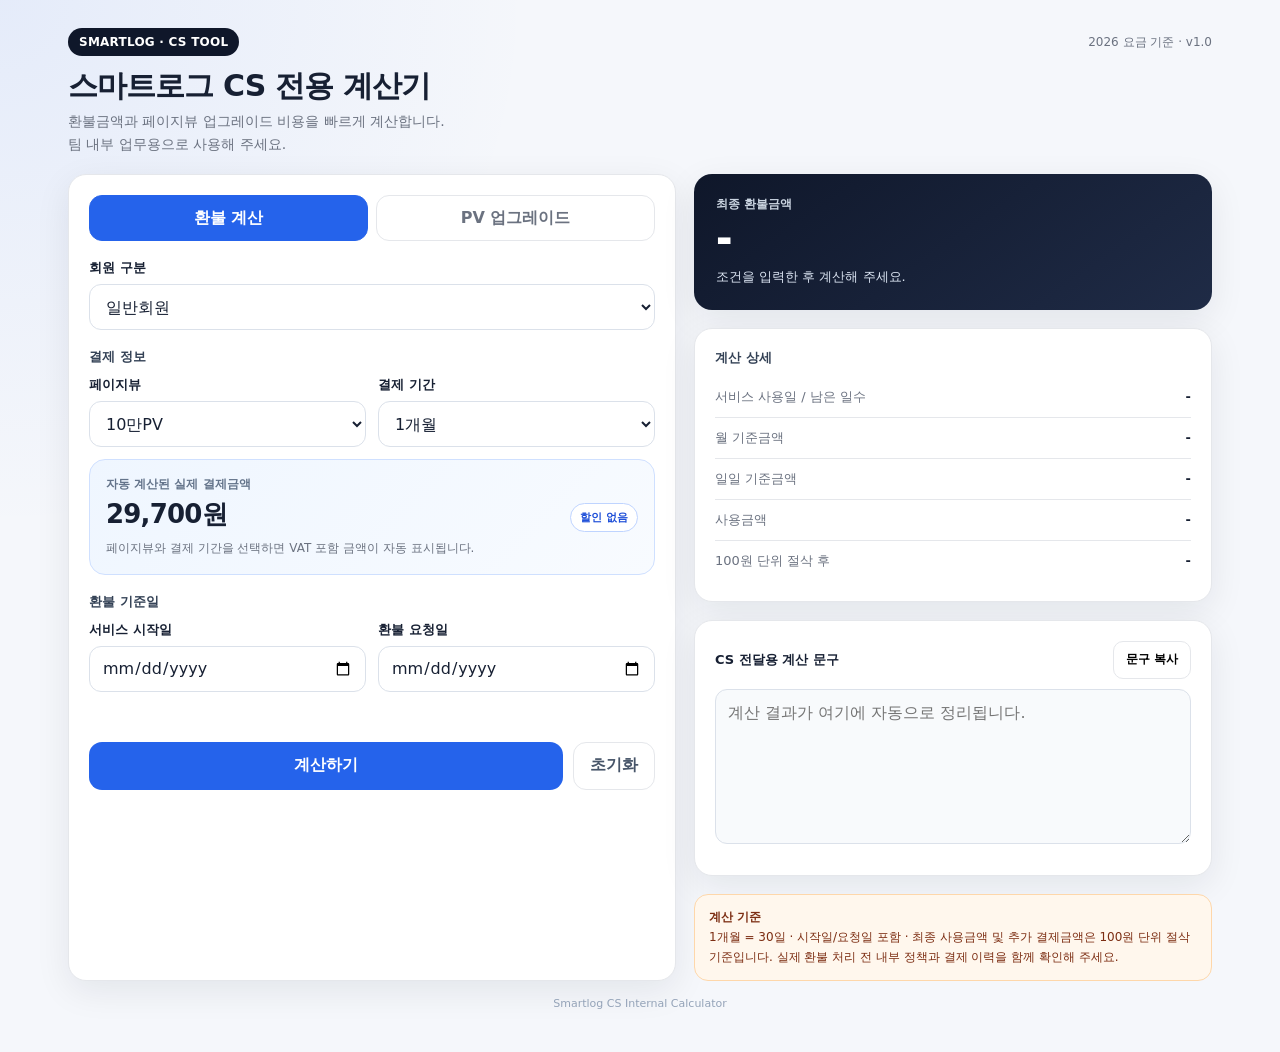
<file: smartlog_cs_calculator.html>
<!doctype html>
<html lang="ko">
<head>
  <meta charset="utf-8" />
  <meta name="viewport" content="width=device-width, initial-scale=1" />
  <title>스마트로그 CS 전용 계산기</title>
  <style>
    :root{
      --bg:#f5f7fb;
      --panel:#ffffff;
      --panel-soft:#f8fafc;
      --text:#172033;
      --muted:#6b7280;
      --line:#e5e7eb;
      --primary:#2563eb;
      --primary-2:#1d4ed8;
      --primary-soft:#eff6ff;
      --success:#047857;
      --danger:#b91c1c;
      --shadow:0 10px 35px rgba(15,23,42,.08);
      --radius:18px;
    }
    *{box-sizing:border-box}
    body{
      margin:0;
      font-family:Inter, Pretendard, "Noto Sans KR", system-ui, -apple-system, BlinkMacSystemFont, "Segoe UI", sans-serif;
      background:
        radial-gradient(circle at top left, rgba(37,99,235,.08), transparent 32%),
        var(--bg);
      color:var(--text);
    }
    button,input,select,textarea{font:inherit}
    .wrap{max-width:1180px;margin:0 auto;padding:28px 18px 42px}
    .hero{
      display:flex;justify-content:space-between;align-items:flex-start;gap:20px;
      margin-bottom:18px
    }
    .brand-badge{
      display:inline-flex;align-items:center;gap:8px;
      background:#0f172a;color:#fff;border-radius:999px;
      padding:7px 11px;font-size:12px;font-weight:800;letter-spacing:.02em
    }
    h1{margin:12px 0 6px;font-size:30px;line-height:1.2;letter-spacing:-.03em}
    .hero p{margin:0;color:var(--muted);font-size:14px;line-height:1.65}
    .version{color:var(--muted);font-size:12px;white-space:nowrap;padding-top:6px}
    .layout{display:grid;grid-template-columns:minmax(0,1.08fr) minmax(340px,.92fr);gap:18px}
    .card{
      background:var(--panel);border:1px solid var(--line);border-radius:var(--radius);
      box-shadow:var(--shadow);padding:20px
    }
    .tabs{display:grid;grid-template-columns:1fr 1fr;gap:8px;margin-bottom:18px}
    .tab{
      border:1px solid var(--line);background:#fff;color:var(--muted);
      min-height:46px;border-radius:13px;font-weight:800;cursor:pointer
    }
    .tab.active{background:var(--primary);border-color:var(--primary);color:#fff}
    .section-title{font-size:13px;font-weight:900;color:#334155;margin:18px 0 10px}
    .grid2{display:grid;grid-template-columns:repeat(2,minmax(0,1fr));gap:12px}
    .field label{display:block;font-size:13px;font-weight:800;margin-bottom:7px}
    select,input,textarea{
      width:100%;border:1px solid #dbe1ea;border-radius:12px;background:#fff;color:var(--text);
      min-height:46px;padding:10px 12px;outline:none;transition:.16s border-color,.16s box-shadow
    }
    select:focus,input:focus,textarea:focus{
      border-color:#93b4ff;box-shadow:0 0 0 4px rgba(37,99,235,.09)
    }
    .auto-price{
      margin-top:12px;background:linear-gradient(135deg,#eff6ff,#f8fbff);
      border:1px solid #cfe0ff;border-radius:16px;padding:16px
    }
    .auto-row{display:flex;align-items:flex-end;justify-content:space-between;gap:12px}
    .auto-label{font-size:12px;color:#64748b;font-weight:800}
    .auto-value{font-size:26px;font-weight:900;letter-spacing:-.03em;margin-top:4px}
    .chip{
      display:inline-flex;align-items:center;justify-content:center;
      border:1px solid #bfd4ff;background:#fff;color:var(--primary-2);
      border-radius:999px;padding:6px 9px;font-size:11px;font-weight:900;white-space:nowrap
    }
    .helper{font-size:12px;color:var(--muted);line-height:1.55;margin-top:7px}
    .actions{display:flex;gap:10px;margin-top:18px}
    .btn{
      border:0;border-radius:13px;min-height:48px;padding:0 16px;font-weight:900;cursor:pointer
    }
    .btn.primary{flex:1;background:var(--primary);color:#fff}
    .btn.primary:hover{background:var(--primary-2)}
    .btn.ghost{background:#fff;border:1px solid var(--line);color:#475569}
    .validation{min-height:22px;margin-top:10px;font-size:13px;color:var(--danger);font-weight:700}
    .result-hero{
      background:linear-gradient(145deg,#0f172a,#1f2b46);color:#fff;border-radius:18px;padding:22px;
      box-shadow:var(--shadow)
    }
    .result-hero .eyebrow{font-size:12px;color:#cbd5e1;font-weight:800}
    .result-main{font-size:36px;font-weight:950;letter-spacing:-.04em;margin:6px 0 7px;word-break:break-word}
    .result-note{font-size:13px;color:#dbe4f2;line-height:1.6}
    .details{margin:0}
    .details .row{
      display:flex;align-items:center;justify-content:space-between;gap:18px;
      padding:11px 0;border-bottom:1px solid var(--line);font-size:13px
    }
    .details .row:last-child{border-bottom:0}
    .details dt{color:var(--muted)}
    .details dd{margin:0;font-weight:850;text-align:right}
    .copy-card{margin-top:18px}
    .copy-top{display:flex;justify-content:space-between;align-items:center;gap:12px;margin-bottom:10px}
    .copy-title{font-size:13px;font-weight:900}
    .copy-btn{
      border:1px solid var(--line);background:#fff;border-radius:10px;
      min-height:38px;padding:0 12px;font-size:12px;font-weight:900;cursor:pointer
    }
    textarea{resize:vertical;min-height:155px;line-height:1.65;background:var(--panel-soft)}
    .notice{
      margin-top:18px;border-radius:14px;background:#fff7ed;border:1px solid #fed7aa;
      padding:13px 14px;font-size:12px;line-height:1.65;color:#7c2d12
    }
    .hidden{display:none!important}
    .footer{
      margin-top:16px;text-align:center;color:#94a3b8;font-size:11px
    }
    @media (max-width:860px){
      .layout{grid-template-columns:1fr}
      .hero{display:block}
      .version{margin-top:10px}
    }
    @media (max-width:560px){
      .wrap{padding:18px 12px 30px}
      .card{padding:15px;border-radius:15px}
      .grid2{grid-template-columns:1fr}
      h1{font-size:25px}
      .result-main{font-size:31px}
      .auto-row{align-items:flex-start;flex-direction:column}
      .actions{flex-direction:column}
      .btn{width:100%}
    }
  </style>
</head>
<body>
<div class="wrap">
  <header class="hero">
    <div>
      <span class="brand-badge">SMARTLOG · CS TOOL</span>
      <h1>스마트로그 CS 전용 계산기</h1>
      <p>환불금액과 페이지뷰 업그레이드 비용을 빠르게 계산합니다.<br>팀 내부 업무용으로 사용해 주세요.</p>
    </div>
    <div class="version">2026 요금 기준 · v1.0</div>
  </header>

  <main class="layout">
    <section class="card">
      <div class="tabs">
        <button type="button" id="tab-refund" class="tab active">환불 계산</button>
        <button type="button" id="tab-upgrade" class="tab">PV 업그레이드</button>
      </div>

      <form id="calc-form">
        <div class="field">
          <label for="member">회원 구분</label>
          <select id="member">
            <option value="general">일반회원</option>
            <option value="partner">일반 파트너회원</option>
          </select>
        </div>

        <div id="refund-fields">
          <div class="section-title">결제 정보</div>
          <div class="grid2">
            <div class="field">
              <label for="refund-pv">페이지뷰</label>
              <select id="refund-pv"></select>
            </div>

            <div id="general-month-wrap" class="field">
              <label for="general-months">결제 기간</label>
              <select id="general-months">
                <option value="1">1개월</option>
                <option value="3">3개월</option>
                <option value="6">6개월 · 10% 할인</option>
                <option value="12">12개월 · 20% 할인</option>
                <option value="24">24개월 · 30% 할인</option>
              </select>
            </div>
          </div>

          <div id="general-price-box" class="auto-price">
            <div class="auto-row">
              <div>
                <div class="auto-label">자동 계산된 실제 결제금액</div>
                <div id="general-total" class="auto-value">-</div>
              </div>
              <div id="general-discount-badge" class="chip">할인 없음</div>
            </div>
            <div class="helper">페이지뷰와 결제 기간을 선택하면 VAT 포함 금액이 자동 표시됩니다.</div>
          </div>

          <div id="partner-refund-options" class="hidden">
            <div class="section-title">파트너 조건</div>
            <div class="grid2">
              <div class="field">
                <label for="discount">파트너 할인율</label>
                <select id="discount">
                  <option value="25">25%</option>
                  <option value="30">30%</option>
                  <option value="42.5">42.5%</option>
                </select>
              </div>
              <div class="field">
                <label for="months">결제 기간</label>
                <select id="months">
                  <option value="3">3개월</option>
                  <option value="6">6개월</option>
                  <option value="12">12개월</option>
                </select>
              </div>
            </div>
          </div>

          <div id="partner-price-box" class="auto-price hidden">
            <div class="auto-label">자동 계산된 파트너 실제 결제금액</div>
            <div id="partner-total" class="auto-value">-</div>
            <div class="helper">선택한 페이지뷰 · 할인율 · 결제 기간 기준입니다.</div>
          </div>

          <div class="section-title">환불 기준일</div>
          <div class="grid2">
            <div class="field">
              <label for="start-date">서비스 시작일</label>
              <input id="start-date" type="date">
            </div>
            <div class="field">
              <label for="refund-date">환불 요청일</label>
              <input id="refund-date" type="date">
            </div>
          </div>
        </div>

        <div id="upgrade-fields" class="hidden">
          <div class="section-title">PV 변경 정보</div>
          <div class="grid2">
            <div class="field">
              <label for="current-pv">현재 PV</label>
              <select id="current-pv"></select>
            </div>
            <div class="field">
              <label for="target-pv">업그레이드 PV</label>
              <select id="target-pv"></select>
            </div>
          </div>

          <div id="upgrade-partner-options" class="field hidden" style="margin-top:12px">
            <label for="upgrade-discount">파트너 할인율</label>
            <select id="upgrade-discount">
              <option value="25">25%</option>
              <option value="30">30%</option>
              <option value="42.5">42.5%</option>
            </select>
          </div>

          <div class="section-title">업그레이드 기준일</div>
          <div class="grid2">
            <div class="field">
              <label for="request-date">업그레이드 요청일</label>
              <input id="request-date" type="date">
            </div>
            <div class="field">
              <label for="end-date">기존 만기일</label>
              <input id="end-date" type="date">
            </div>
          </div>
        </div>

        <div id="validation" class="validation" aria-live="polite"></div>

        <div class="actions">
          <button type="submit" class="btn primary">계산하기</button>
          <button type="button" id="reset-btn" class="btn ghost">초기화</button>
        </div>
      </form>
    </section>

    <section>
      <div class="result-hero">
        <div id="result-label" class="eyebrow">최종 환불금액</div>
        <div id="main-result" class="result-main">-</div>
        <div id="result-note" class="result-note">조건을 입력한 후 계산해 주세요.</div>
      </div>

      <div class="card" style="margin-top:18px">
        <div class="section-title" style="margin-top:0">계산 상세</div>
        <dl class="details">
          <div class="row"><dt>서비스 사용일 / 남은 일수</dt><dd id="d-days">-</dd></div>
          <div class="row"><dt>월 기준금액</dt><dd id="d-monthly">-</dd></div>
          <div class="row"><dt>일일 기준금액</dt><dd id="d-daily">-</dd></div>
          <div class="row"><dt id="d-work-label">사용금액</dt><dd id="d-work">-</dd></div>
          <div class="row"><dt>100원 단위 절삭 후</dt><dd id="d-floor">-</dd></div>
        </dl>
      </div>

      <div class="card copy-card">
        <div class="copy-top">
          <div class="copy-title">CS 전달용 계산 문구</div>
          <button type="button" id="copy-btn" class="copy-btn">문구 복사</button>
        </div>
        <textarea id="cs-text" readonly placeholder="계산 결과가 여기에 자동으로 정리됩니다."></textarea>
        <div id="copy-status" class="helper" aria-live="polite"></div>
      </div>

      <div class="notice">
        <strong>계산 기준</strong><br>
        1개월 = 30일 · 시작일/요청일 포함 · 최종 사용금액 및 추가 결제금액은 100원 단위 절삭 기준입니다.
        실제 환불 처리 전 내부 정책과 결제 이력을 함께 확인해 주세요.
      </div>
    </section>
  </main>

  <div class="footer">Smartlog CS Internal Calculator</div>
</div>

<script>
(() => {
  const $ = s => document.querySelector(s);
  let mode = 'refund';

  const generalPvs = [10,20,30,40,50,60,70,80,90,100,110,120,130,140,150,160,170,180,190,200,250,300];
  const partnerPvs = [10,20,30,40,50,60,70,80,90,100];

  const money = n => Number.isFinite(n) ? Math.round(n).toLocaleString('ko-KR') + '원' : '-';
  const floor100 = n => Math.floor((n + 0.000001) / 100) * 100;
  const refundMonthly = pv => 18700 + (1100 * pv);
  const generalMonthlyNet = pv => 17000 + (1000 * pv);
  const labelPv = pv => pv + '만PV';

  const generalDiscount = months => {
    if (months === 6) return 0.10;
    if (months === 12) return 0.20;
    if (months === 24) return 0.30;
    return 0;
  };

  function generalTotal(){
    const pv = Number($('#refund-pv').value);
    const months = Number($('#general-months').value);
    if (pv >= 300 && months !== 1) return null;
    return floor100(generalMonthlyNet(pv) * months * (1 - generalDiscount(months)) * 1.1);
  }

  function partnerTotal(){
    const pv = Number($('#refund-pv').value);
    const discount = Number($('#discount').value);
    const months = Number($('#months').value);
    return floor100(refundMonthly(pv) * (1 - discount / 100) * months);
  }

  function dateUTC(value){
    if (!value) return null;
    const [y,m,d] = value.split('-').map(Number);
    return new Date(Date.UTC(y,m-1,d));
  }

  function daysInclusive(a,b){
    return Math.floor((b-a)/86400000)+1;
  }

  function fillSelect(el, values, preferred){
    const old = Number(el.value);
    el.innerHTML = '';
    values.forEach(v => {
      const o = document.createElement('option');
      o.value = String(v);
      o.textContent = labelPv(v);
      el.appendChild(o);
    });
    const selected = values.includes(old) ? old : (values.includes(preferred) ? preferred : values[0]);
    el.value = String(selected);
  }

  function updateGeneralMonthAvailability(){
    const pv = Number($('#refund-pv').value);
    const sel = $('#general-months');
    [...sel.options].forEach(o => {
      o.disabled = pv >= 300 && Number(o.value) !== 1;
    });
    if (pv >= 300) sel.value = '1';
  }

  function updatePrices(){
    if ($('#member').value === 'general'){
      updateGeneralMonthAvailability();
      const total = generalTotal();
      const months = Number($('#general-months').value);
      const discount = generalDiscount(months);
      $('#general-total').textContent = total === null ? '1개월만 이용 가능' : money(total);
      $('#general-discount-badge').textContent = discount ? Math.round(discount * 100) + '% 할인' : '할인 없음';
    } else {
      $('#partner-total').textContent = money(partnerTotal());
    }
  }

  function updatePvOptions(){
    const partner = $('#member').value === 'partner';
    fillSelect($('#refund-pv'), partner ? partnerPvs : generalPvs, 10);
    fillSelect($('#current-pv'), partner ? partnerPvs : generalPvs.filter(v => v <= 200), 10);
    const cur = Number($('#current-pv').value) || 10;
    const targets = (partner ? partnerPvs : generalPvs).filter(v => v > cur);
    fillSelect($('#target-pv'), targets.length ? targets : [cur], 20);
    updatePrices();
  }

  function clearResults(){
    $('#main-result').textContent = '-';
    $('#result-note').textContent = '조건을 입력한 후 계산해 주세요.';
    ['#d-days','#d-monthly','#d-daily','#d-work','#d-floor'].forEach(s => $(s).textContent = '-');
    $('#cs-text').value = '';
    $('#validation').textContent = '';
    $('#copy-status').textContent = '';
  }

  function syncUI(){
    const partner = $('#member').value === 'partner';

    $('#refund-fields').classList.toggle('hidden', mode !== 'refund');
    $('#upgrade-fields').classList.toggle('hidden', mode !== 'upgrade');

    $('#general-month-wrap').classList.toggle('hidden', partner);
    $('#general-price-box').classList.toggle('hidden', partner);
    $('#partner-refund-options').classList.toggle('hidden', !partner);
    $('#partner-price-box').classList.toggle('hidden', !partner);
    $('#upgrade-partner-options').classList.toggle('hidden', !partner);

    $('#result-label').textContent = mode === 'refund' ? '최종 환불금액' : '최종 추가 결제금액';
    $('#d-work-label').textContent = mode === 'refund' ? '사용금액' : '추가금액';

    $('#tab-refund').classList.toggle('active', mode === 'refund');
    $('#tab-upgrade').classList.toggle('active', mode === 'upgrade');

    updatePvOptions();
    clearResults();
  }

  function validDates(a,b,msg){
    if(!a || !b){
      $('#validation').textContent = '날짜를 모두 입력해 주세요.';
      return false;
    }
    if(b < a){
      $('#validation').textContent = msg;
      return false;
    }
    return true;
  }

  function calculateRefund(){
    const partner = $('#member').value === 'partner';
    const pv = Number($('#refund-pv').value);
    const start = dateUTC($('#start-date').value);
    const end = dateUTC($('#refund-date').value);

    if(!validDates(start,end,'환불 요청일은 서비스 시작일보다 빠를 수 없습니다.')) return;

    const days = daysInclusive(start,end);
    let paid, monthly, daily, used, usedFloor, period;

    if(partner){
      period = Number($('#months').value);
      paid = partnerTotal();
      monthly = paid / period;
      daily = monthly / 30;
      used = daily * days;
      usedFloor = floor100(used);
    } else {
      period = Number($('#general-months').value);
      paid = generalTotal();

      if(paid === null){
        $('#validation').textContent = '300만PV는 1개월 선불제만 선택할 수 있습니다.';
        return;
      }

      monthly = refundMonthly(pv);
      daily = monthly / 30;
      used = daily * days;
      usedFloor = floor100(used);
    }

    const refund = paid - usedFloor;

    $('#validation').textContent = '';
    $('#main-result').textContent = money(refund);
    $('#main-result').style.color = refund < 0 ? '#fecaca' : '#ffffff';
    $('#result-note').textContent = refund < 0
      ? '계산상 사용금액이 결제금액을 초과합니다. 실제 처리 기준을 확인해 주세요.'
      : (partner ? '파트너 결제기간 기준으로 계산된 환불금액입니다.' : '실제 결제금액에서 월 정가 기준 사용요금을 차감했습니다.');

    $('#d-days').textContent = days + '일';
    $('#d-monthly').textContent = money(monthly);
    $('#d-daily').textContent = money(daily);
    $('#d-work').textContent = money(used);
    $('#d-floor').textContent = money(usedFloor);

    $('#cs-text').value =
`[환불 계산]
회원구분: ${partner ? '일반 파트너회원' : '일반회원'}
페이지뷰: ${labelPv(pv)}
결제기간: ${period}개월${partner ? ` / ${$('#discount').value}% 할인` : ''}
실제 결제금액: ${money(paid)}
서비스 사용일: ${days}일
사용요금(100원 단위 절삭): ${money(usedFloor)}
최종 환불금액: ${money(refund)}`;
  }

  function calculateUpgrade(){
    const partner = $('#member').value === 'partner';
    const cur = Number($('#current-pv').value);
    const target = Number($('#target-pv').value);

    if(target <= cur){
      $('#validation').textContent = '업그레이드 PV는 현재 PV보다 높아야 합니다.';
      return;
    }

    const req = dateUTC($('#request-date').value);
    const end = dateUTC($('#end-date').value);

    if(!validDates(req,end,'기존 만기일은 업그레이드 요청일보다 빠를 수 없습니다.')) return;

    const days = daysInclusive(req,end);
    const monthlyDelta = refundMonthly(target) - refundMonthly(cur);
    const daily = monthlyDelta / 30;
    const beforeDiscount = daily * days;
    const factor = partner ? 1 - Number($('#upgrade-discount').value)/100 : 1;
    const amount = beforeDiscount * factor;
    const final = floor100(amount);

    $('#validation').textContent = '';
    $('#main-result').textContent = money(final);
    $('#main-result').style.color = '#ffffff';
    $('#result-note').textContent = partner
      ? `파트너 ${$('#upgrade-discount').value}% 할인을 적용했습니다.`
      : '만기일까지 남은 기간을 30일 기준으로 일할 계산했습니다.';

    $('#d-days').textContent = days + '일';
    $('#d-monthly').textContent = money(monthlyDelta);
    $('#d-daily').textContent = money(daily);
    $('#d-work').textContent = money(amount);
    $('#d-floor').textContent = money(final);

    $('#cs-text').value =
`[PV 업그레이드 계산]
회원구분: ${partner ? '일반 파트너회원' : '일반회원'}
변경: ${labelPv(cur)} → ${labelPv(target)}${partner ? `\n파트너 할인율: ${$('#upgrade-discount').value}%` : ''}
만기일까지 남은 기간: ${days}일
월 추가요금: ${money(monthlyDelta)}
최종 추가 결제금액(100원 단위 절삭): ${money(final)}`;
  }

  $('#calc-form').addEventListener('submit', e => {
    e.preventDefault();
    mode === 'refund' ? calculateRefund() : calculateUpgrade();
  });

  $('#tab-refund').addEventListener('click', () => { mode='refund'; syncUI(); });
  $('#tab-upgrade').addEventListener('click', () => { mode='upgrade'; syncUI(); });
  $('#member').addEventListener('change', syncUI);

  $('#refund-pv').addEventListener('change', () => { updatePrices(); clearResults(); });
  $('#general-months').addEventListener('change', () => { updatePrices(); clearResults(); });
  $('#discount').addEventListener('change', () => { updatePrices(); clearResults(); });
  $('#months').addEventListener('change', () => { updatePrices(); clearResults(); });

  $('#current-pv').addEventListener('change', () => {
    const partner = $('#member').value === 'partner';
    const cur = Number($('#current-pv').value);
    const targets = (partner ? partnerPvs : generalPvs).filter(v => v > cur);
    fillSelect($('#target-pv'), targets.length ? targets : [cur], targets[0]);
    clearResults();
  });

  $('#reset-btn').addEventListener('click', () => {
    $('#calc-form').reset();
    mode='refund';
    syncUI();
  });

  $('#copy-btn').addEventListener('click', async () => {
    const text = $('#cs-text').value.trim();
    if(!text){
      $('#copy-status').textContent = '먼저 계산을 실행해 주세요.';
      return;
    }
    try{
      await navigator.clipboard.writeText(text);
      $('#copy-status').textContent = '계산 문구를 복사했습니다.';
    }catch(e){
      $('#cs-text').focus();
      $('#cs-text').select();
      $('#copy-status').textContent = '문구가 선택되었습니다. Ctrl+C로 복사해 주세요.';
    }
  });

  syncUI();
})();
</script>
</body>
</html>
</file>
